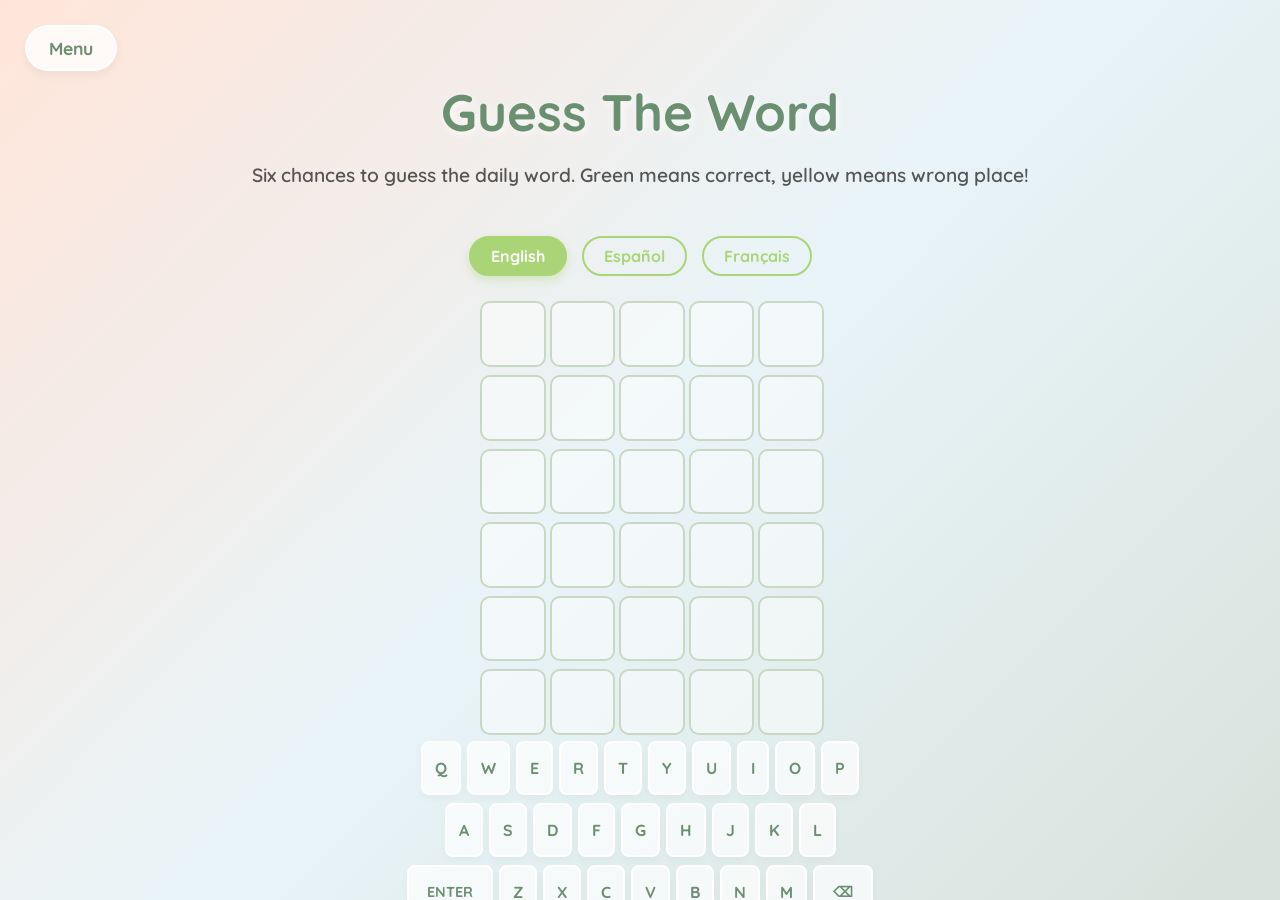
<file: guess.html>
<!DOCTYPE html>
<html lang="en">
<head>
    <meta charset="UTF-8">
    <meta name="viewport" content="width=device-width, initial-scale=1.0">
    <title>Guess The Word</title>
    <link href="https://fonts.googleapis.com/css2?family=Quicksand:wght@400;600;700&display=swap" rel="stylesheet">
    <link rel="icon" href="data:,">
    <link rel="stylesheet" href="styles.css">
</head>
<body>
    <button id="menu-btn">Menu</button>
    <nav id="sidebar">
        <h2>Explore</h2>
        <a href="index.html">Home</a>
        <a href="guess.html">Guess The Word</a>
        <a href="names.html">History Of Names</a>
        <a href="connect.html">Country Connect</a>
        <a href="word-connect.html">Word Connect</a>
    </nav>

    <div class="page-container">
        <header class="static-header">
            <h1>Guess The Word</h1>
            <p>Six chances to guess the daily word. Green means correct, yellow means wrong place!</p>
        </header>

        <div class="lang-selector">
            <button class="lang-btn active" data-file="english">English</button>
            <button class="lang-btn" data-file="spanish">Español</button>
            <button class="lang-btn" data-file="french">Français</button>
        </div>

        <div id="game-board">
            </div>

        <div id="game-message" class="hidden"></div>

        <div id="keyboard-container">
            <div class="keyboard-row">
                <button class="key" data-key="q">Q</button>
                <button class="key" data-key="w">W</button>
                <button class="key" data-key="e">E</button>
                <button class="key" data-key="r">R</button>
                <button class="key" data-key="t">T</button>
                <button class="key" data-key="y">Y</button>
                <button class="key" data-key="u">U</button>
                <button class="key" data-key="i">I</button>
                <button class="key" data-key="o">O</button>
                <button class="key" data-key="p">P</button>
            </div>
            <div class="keyboard-row">
                <button class="key" data-key="a">A</button>
                <button class="key" data-key="s">S</button>
                <button class="key" data-key="d">D</button>
                <button class="key" data-key="f">F</button>
                <button class="key" data-key="g">G</button>
                <button class="key" data-key="h">H</button>
                <button class="key" data-key="j">J</button>
                <button class="key" data-key="k">K</button>
                <button class="key" data-key="l">L</button>
            </div>
            <div class="keyboard-row">
                <button class="key wide-key" data-key="Enter">ENTER</button>
                <button class="key" data-key="z">Z</button>
                <button class="key" data-key="x">X</button>
                <button class="key" data-key="c">C</button>
                <button class="key" data-key="v">V</button>
                <button class="key" data-key="b">B</button>
                <button class="key" data-key="n">N</button>
                <button class="key" data-key="m">M</button>
                <button class="key wide-key" data-key="Backspace">⌫</button>
            </div>
        </div>

        <footer class="global-footer">
            <p>Powered by the Google Gemini API</p>
        </footer>

    </div>

    <script src="guess.js"></script>
</body>
</html>
</file>
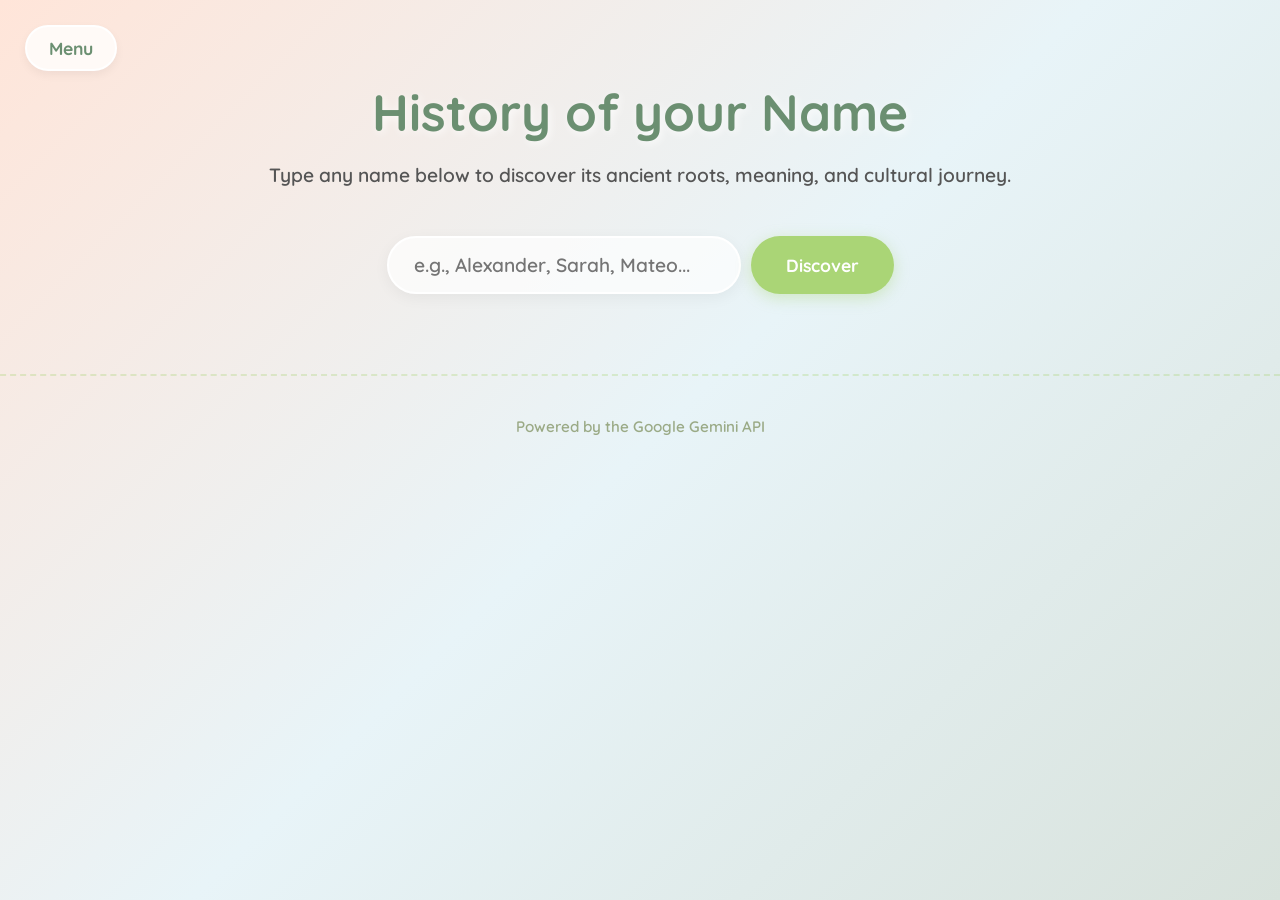
<file: names.html>
<!DOCTYPE html>
<html lang="en">
<head>
    <meta charset="UTF-8">
    <meta name="viewport" content="width=device-width, initial-scale=1.0">
    <title>History of Names</title>
    <link href="https://fonts.googleapis.com/css2?family=Quicksand:wght@400;600;700&display=swap" rel="stylesheet">
    <link rel="icon" href="data:,">
    <link rel="stylesheet" href="styles.css">
</head>
<body>
    <button id="menu-btn">Menu</button>
<nav id="sidebar">
        <h2>Explore</h2>
        <a href="index.html">Home</a>
        <a href="guess.html">Guess The Word</a> <a href="names.html">History Of Names</a>
        <a href="connect.html">Country Connect</a>
        <a href="word-connect.html">Word Connect</a>
    </nav>

    <div class="page-container">
        <header class="static-header">
            <h1>History of your Name</h1>
            <p>Type any name below to discover its ancient roots, meaning, and cultural journey.</p>
        </header>

        <div class="search-box">
            <input type="text" id="name-input" placeholder="e.g., Alexander, Sarah, Mateo..." autocomplete="off">
            <button id="search-btn">Discover</button>
        </div>

        <div id="results-card" class="hidden">
            <h2 id="result-title"></h2>
            <div id="history-content"></div>
        </div>

        <footer class="global-footer">
            <p>Powered by the Google Gemini API</p>
        </footer>

    </div> <script src="names.js"></script>
</body>
</html>
</file>
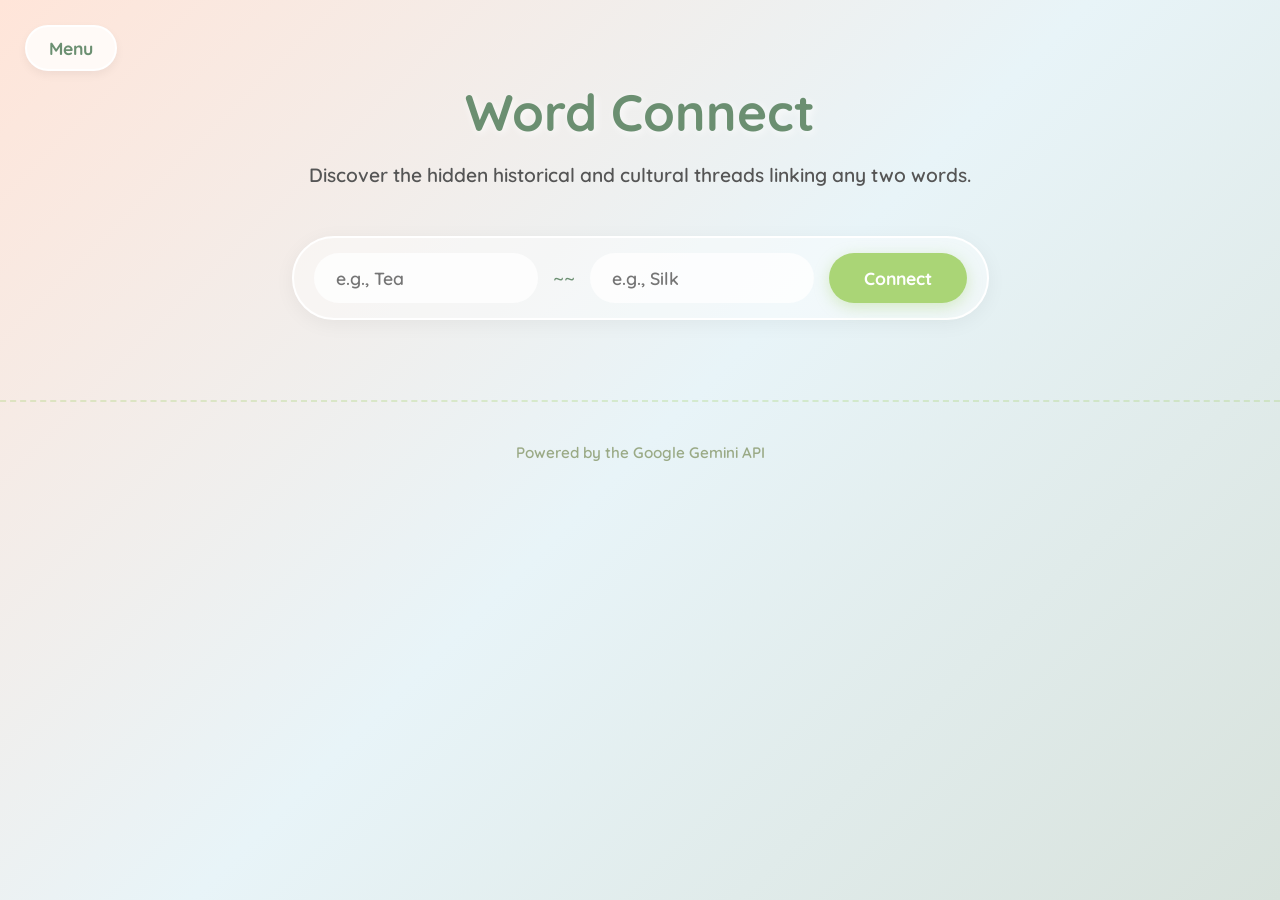
<file: word-connect.html>
<!DOCTYPE html>
<html lang="en">
<head>
    <meta charset="UTF-8">
    <meta name="viewport" content="width=device-width, initial-scale=1.0">
    <title>Word Connect</title>
    <link href="https://fonts.googleapis.com/css2?family=Quicksand:wght@400;600;700&display=swap" rel="stylesheet">
    <link rel="icon" href="data:,">
    <link rel="stylesheet" href="styles.css">
</head>
<body>
    <button id="menu-btn">Menu</button>
    <nav id="sidebar">
        <h2>Explore</h2>
        <a href="index.html">Home</a>
        <a href="guess.html">Guess The Word</a> <a href="names.html">History Of Names</a>
        <a href="connect.html">Country Connect</a>
        <a href="word-connect.html">Word Connect</a>
    </nav>

    <div class="page-container">
        <header class="static-header">
            <h1>Word Connect</h1>
            <p>Discover the hidden historical and cultural threads linking any two words.</p>
        </header>

        <div class="dual-search-box">
            <input type="text" id="word1-input" placeholder="e.g., Tea" autocomplete="off">
            <span class="link-icon">~~</span>
            <input type="text" id="word2-input" placeholder="e.g., Silk" autocomplete="off">
            <button id="search-btn">Connect</button>
        </div>

        <div id="results-card" class="hidden">
            <h2 id="result-title"></h2>
            <div id="connection-story"></div>
        </div>

        <footer class="global-footer">
            <p>Powered by the Google Gemini API</p>
        </footer>

    </div> <script src="word-connect.js"></script>
</body>
</html>
</file>
<file: styles.css>
::selection {
    background-color: #aad576;
    color: white;
}

::-moz-selection {
    background-color: #aad576;
    color: white;
}

*:focus-visible {
    outline: 3px dashed #6b8f71 !important;
    outline-offset: 4px !important;
    transition: outline-offset 0.2s ease;
}

button:focus, input:focus, a:focus {
    outline: none;
}

body {
    font-family: 'Quicksand', sans-serif; 
    background: linear-gradient(135deg, #ffe5d9 0%, #e8f4f8 50%, #d8e2dc 100%);
    margin: 0;
    height: 100vh;
    overflow: hidden; 
}

header {
    position: absolute;
    top: 0;
    width: 100%;
    text-align: center;
    padding: 25px 0;
    z-index: 50; 
    background: linear-gradient(to bottom, rgba(255,255,255,0.6), transparent);
    pointer-events: none;
}

header h1 {
    margin: 0 0 15px 0;
    font-size: 3.2rem;
    color: #6b8f71; 
    text-shadow: 2px 2px 8px rgba(255,255,255,0.8);
    font-weight: 700;
}

/* canopy generation button */
#generate-btn {
    pointer-events: auto;
    padding: 12px 35px;
    font-family: 'Quicksand', sans-serif;
    font-weight: 700;
    font-size: 1.1rem;
    color: white;
    background-color: #aad576; 
    border: none;
    border-radius: 50px;
    cursor: pointer;
    box-shadow: 0 6px 15px rgba(170, 213, 118, 0.4);
    transition: all 0.3s ease;
}

#generate-btn:hover {
    background-color: #93c45a;
    transform: translateY(-3px) scale(1.05); 
    box-shadow: 0 8px 20px rgba(147, 196, 90, 0.5);
}

/* canopy background workspace */
#mindmap-area {
    width: 100%;
    height: calc(100vh - 300px) !important; 
    min-height: 450px !important;
    position: relative;
    overflow: hidden;
    margin-top: 20px;
    margin-bottom: 40px;
    border-radius: 15px;
}

/* floating leaves */
.word-node {
    position: absolute; 
    color: white;
    padding: 12px 26px; 
    border-radius: 40px 0px; 
    cursor: pointer;
    font-weight: 600;
    font-size: 1.1rem;
    user-select: none;
    box-shadow: 2px 10px 20px rgba(0,0,0,0.1); 
    transition: filter 0.3s, transform 0.2s;
    z-index: 10;
}

.word-node:hover {
    filter: brightness(1.1) drop-shadow(0 0 15px rgba(255,255,255,0.7)); 
    z-index: 100; 
}

@keyframes growLeaf {
    0% { transform: scale(0) translateY(30px); opacity: 0; }
    100% { transform: scale(1) translateY(0); opacity: 1; }
}

@keyframes sway {
    0% { transform: rotate(var(--base-rot)) translate(0, 0); }
    50% { transform: rotate(calc(var(--base-rot) + 5deg)) translate(-4px, -6px); }
    100% { transform: rotate(var(--base-rot)) translate(0, 0); }
}

/* navigation bar controller */
#menu-btn {
    position: absolute;
    top: 25px;
    left: 25px;
    z-index: 200; 
    padding: 10px 22px;
    font-family: 'Quicksand', sans-serif;
    font-weight: 700;
    font-size: 1.1rem;
    background-color: #fffaf7;
    color: #6b8f71;
    border: 2px solid white;
    border-radius: 30px;
    cursor: pointer;
    box-shadow: 0 4px 10px rgba(0,0,0,0.05);
    transition: all 0.2s ease;
}

#menu-btn:hover {
    background-color: #ffe5d9; 
    color: #555;
    transform: translateY(-2px);
}

/* tracking flyout menu */
#sidebar {
    position: fixed;
    top: 0;
    left: -320px; 
    width: 260px;
    height: 100vh;
    background: rgba(255, 255, 255, 0.6); 
    backdrop-filter: blur(12px);
    border-right: 2px solid rgba(255,255,255,0.7);
    border-radius: 0 30px 30px 0; 
    box-shadow: 5px 0 25px rgba(0,0,0,0.05);
    z-index: 150;
    transition: left 0.5s cubic-bezier(0.175, 0.885, 0.32, 1.275);
    display: flex;
    flex-direction: column;
    padding-top: 90px; 
}

#sidebar.open {
    left: 0; 
}

#sidebar h2 {
    text-align: center;
    color: #6b8f71;
    font-size: 1.8rem;
    margin-bottom: 20px;
}

#sidebar a {
    text-decoration: none;
    color: #777;
    font-weight: 700;
    font-size: 1.2rem;
    padding: 15px 30px;
    margin: 5px 15px;
    border-radius: 20px;
    transition: all 0.2s ease;
}

#sidebar a:hover {
    background-color: #aad576;
    color: white;
    transform: translateX(8px); 
}

/* center dictionary overlay */
#word-modal {
    position: fixed;
    top: 0;
    left: 0;
    width: 100%;
    height: 100%;
    background-color: rgba(255, 255, 255, 0.5);
    backdrop-filter: blur(5px);
    display: flex;
    justify-content: center;
    align-items: center;
    z-index: 1000;
}

.modal-content {
    background-color: #fffaf7; 
    padding: 35px;
    border-radius: 24px;
    width: 60%;
    max-width: 550px;
    position: relative;
    box-shadow: 0 15px 40px rgba(0,0,0,0.1);
    border: 2px solid #fff;
}

#close-btn {
    position: absolute;
    top: 15px;
    right: 25px;
    font-size: 32px;
    cursor: pointer;
    color: #c4c4c4;
    transition: color 0.2s;
}

#close-btn:hover {
    color: #ff9b85; 
}

#modal-title {
    margin-top: 0;
    color: #6b8f71;
    font-size: 2.2rem;
    font-weight: 700;
}

#modal-history {
    max-height: 55vh;     
    overflow-y: auto;     
    margin-top: 15px;     
    padding-right: 15px;  
    line-height: 1.7;  
    font-size: 1.1rem;
    color: #555;   
}

.hidden {
    display: none !important;
}

#modal-history::-webkit-scrollbar { width: 8px; }
#modal-history::-webkit-scrollbar-track { background: #f1f1f1; border-radius: 10px; }
#modal-history::-webkit-scrollbar-thumb { background: #aad576; border-radius: 10px; }
#modal-history p { margin-top: 0; margin-bottom: 15px; font-size: 1.2rem; }
#modal-history em { color: #93c45a; font-weight: 700; font-style: normal; }
#modal-history ul { padding-left: 20px; margin: 0; }
#modal-history li { margin-bottom: 12px; line-height: 1.6; }

/* dynamic application block */
.page-container {
    display: flex;
    flex-direction: column;
    align-items: center;
    padding-top: 80px;
    padding-bottom: 60px;
    height: 100vh;
    box-sizing: border-box;
    overflow-y: auto; 
}

.page-container::-webkit-scrollbar {
    width: 10px;
}
.page-container::-webkit-scrollbar-track {
    background: transparent; 
}
.page-container::-webkit-scrollbar-thumb {
    background: #aad576; 
    border-radius: 10px;
    border: 2px solid #fffaf7;
}

.static-header {
    position: relative;
    background: none;
    padding: 0;
    margin-bottom: 30px;
}

.static-header p {
    color: #555;
    font-size: 1.2rem;
    font-weight: 600;
}

.search-box {
    display: flex;
    gap: 10px;
    margin-bottom: 40px;
    z-index: 10;
}

#name-input {
    padding: 15px 25px;
    font-family: 'Quicksand', sans-serif;
    font-size: 1.2rem;
    font-weight: 600;
    border: 2px solid white;
    border-radius: 50px;
    width: 300px;
    background-color: rgba(255, 255, 255, 0.7);
    color: #555;
    outline: none;
    box-shadow: 0 4px 15px rgba(0,0,0,0.05);
    transition: all 0.3s ease;
}

#name-input:focus {
    background-color: white;
    box-shadow: 0 6px 20px rgba(170, 213, 118, 0.3);
    border-color: #aad576;
}

#results-card {
    background-color: #fffaf7;
    padding: 40px;
    border-radius: 24px;
    width: 60%;
    max-width: 600px;
    box-shadow: 0 15px 40px rgba(0,0,0,0.1);
    border: 2px solid white;
    z-index: 10;
    transition: all 0.4s ease;
}

#result-title {
    color: #6b8f71;
    font-size: 2.5rem;
    margin-top: 0;
    text-transform: capitalize;
}

#result-history {
    line-height: 1.7;
    font-size: 1.1rem;
    color: #555;
}

#result-history ul {
    padding-left: 20px;
}

#result-history li {
    margin-bottom: 12px;
}

/* form submission button */
#search-btn {
    padding: 14px 35px;
    font-family: 'Quicksand', sans-serif;
    font-weight: 700;
    font-size: 1.1rem;
    color: white;
    background-color: #aad576;
    border: none;
    border-radius: 50px;
    cursor: pointer;
    box-shadow: 0 4px 15px rgba(170, 213, 118, 0.4);
    transition: all 0.3s ease;
}

#search-btn:hover {
    background-color: #93c45a;
    transform: translateY(-3px) scale(1.02); 
    box-shadow: 0 8px 20px rgba(147, 196, 90, 0.5);
}

#search-btn:active {
    transform: translateY(1px);
    box-shadow: 0 2px 10px rgba(147, 196, 90, 0.4);
}

/* maps toggle container */
.map-controls {
    display: flex;
    justify-content: flex-end;
    margin-top: 20px;
    margin-bottom: -20px; 
    position: relative;
    z-index: 1000;
}

#toggle-map-btn {
    padding: 8px 20px;
    font-family: 'Quicksand', sans-serif;
    font-weight: 700;
    font-size: 0.9rem;
    color: #6b8f71;
    background-color: white;
    border: 2px solid #aad576;
    border-radius: 20px;
    cursor: pointer;
    transition: all 0.2s ease;
}

#toggle-map-btn:hover {
    background-color: #aad576;
    color: white;
}

/* leaflet overlays */
.leaflet-popup-content-wrapper {
    font-family: 'Quicksand', sans-serif;
    border-radius: 12px;
    padding: 5px;
}
.leaflet-popup-content b {
    color: #6b8f71;
}

.custom-map-label {
    font-family: 'Quicksand', sans-serif;
    color: #4a5d23;
    font-size: 1.2rem;
    font-weight: 800;
    text-align: center;
    white-space: nowrap;
    text-shadow: 2px 2px 0 #fff, -2px -2px 0 #fff, 2px -2px 0 #fff, -2px 2px 0 #fff; 
}

/* threejs rendering layer */
#globe-map {
    background-color: #e8f4f8; 
}

/* globe info overlays */
.scene-tooltip {
    background-color: rgba(255, 255, 255, 0.95) !important;
    color: #6b8f71 !important;
    font-family: 'Quicksand', sans-serif !important;
    font-size: 1.1rem !important;
    font-weight: 700 !important;
    padding: 12px 18px !important;
    border-radius: 12px !important;
    border: 2px solid #aad576 !important;
    box-shadow: 0 8px 20px rgba(0,0,0,0.15) !important;
    pointer-events: none;
}

/* reduced motion overrides */
@media (prefers-reduced-motion: reduce) {
    *, ::before, ::after {
        animation-delay: -1ms !important;
        animation-duration: 1ms !important;
        animation-iteration-count: 1 !important;
        background-attachment: initial !important;
        scroll-behavior: auto !important;
        transition-duration: 0s !important;
        transition-delay: 0s !important;
    }
}

/* word connect panel */
.dual-search-box {
    display: flex;
    align-items: center;
    gap: 15px;
    margin-bottom: 40px;
    z-index: 10;
    background: rgba(255, 255, 255, 0.4);
    padding: 15px 20px;
    border-radius: 50px;
    box-shadow: 0 4px 20px rgba(0,0,0,0.05);
    border: 2px solid white;
}

.dual-search-box input {
    padding: 12px 20px;
    font-family: 'Quicksand', sans-serif;
    font-size: 1.1rem;
    font-weight: 600;
    border: 2px solid transparent;
    border-radius: 30px;
    width: 180px;
    background-color: rgba(255, 255, 255, 0.8);
    color: #555;
    outline: none;
    transition: all 0.3s ease;
}

.dual-search-box input:focus {
    background-color: white;
    border-color: #aad576;
    box-shadow: 0 0 10px rgba(170, 213, 118, 0.3);
}

.link-icon {
    font-size: 1.5rem;
    color: #6b8f71;
}

/* connection path output */
#connection-story {
    line-height: 1.8;
    font-size: 1.15rem;
    color: #555;
}

#connection-story h3 {
    color: #93c45a;
    margin-top: 25px;
    margin-bottom: 10px;
    font-size: 1.3rem;
}

#connection-story p {
    font-size: 1.2rem;
    font-weight: 600;
    margin-bottom: 25px;
}

#connection-story ul {
    padding-left: 20px;
    margin-top: 5px;
}

#connection-story li {
    margin-bottom: 12px;
    font-size: 1.1rem;
    line-height: 1.6;
    color: #555;
}

/* game wordle options */
.lang-selector {
    display: flex;
    justify-content: center;
    gap: 15px;
    margin-bottom: 25px;
}

.lang-btn {
    padding: 8px 20px;
    font-family: 'Quicksand', sans-serif;
    font-weight: 700;
    font-size: 1rem;
    color: #aad576;
    background-color: transparent;
    border: 2px solid #aad576;
    border-radius: 20px;
    cursor: pointer;
    transition: all 0.2s ease;
}

.lang-btn:hover { background-color: rgba(170, 213, 118, 0.2); }
.lang-btn.active { background-color: #aad576; color: white; box-shadow: 0 4px 10px rgba(170, 213, 118, 0.4); }

/* game wordle workspace */
#game-board {
    display: grid;
    grid-template-rows: repeat(6, 1fr);
    grid-template-columns: repeat(5, 1fr);
    gap: 8px;
    width: 320px;
    margin: 0 auto 30px auto;
}

.tile {
    width: 100%;
    aspect-ratio: 1; 
    border: 2px solid #c9d8c5;
    border-radius: 10px;
    display: flex;
    justify-content: center;
    align-items: center;
    font-size: 2rem;
    font-weight: 700;
    text-transform: uppercase;
    color: #4a5d23;
    background-color: rgba(255, 255, 255, 0.5);
    transition: all 0.3s ease;
}

.tile.correct { background-color: #aad576; border-color: #aad576; color: white; }
.tile.present { background-color: #ffd166; border-color: #ffd166; color: white; }
.tile.absent { background-color: #aebdb5; border-color: #aebdb5; color: white; }

/* game input matrix */
#keyboard-container {
    display: flex;
    flex-direction: column;
    align-items: center;
    gap: 8px;
    margin-bottom: 20px;
}

.keyboard-row { display: flex; gap: 6px; }

.key {
    background-color: rgba(255, 255, 255, 0.7);
    border: 2px solid white;
    border-radius: 8px;
    font-family: 'Quicksand', sans-serif;
    font-weight: 700;
    font-size: 1rem;
    color: #6b8f71;
    padding: 15px 12px;
    cursor: pointer;
    text-transform: uppercase;
    transition: all 0.2s ease;
    box-shadow: 0 4px 10px rgba(0,0,0,0.03);
}

.key.wide-key { padding: 15px 18px; font-size: 0.9rem; }
.key:hover { background-color: #aad576; color: white; }

.key.correct { background-color: #aad576; color: white; border-color: #aad576; }
.key.present { background-color: #ffd166; color: white; border-color: #ffd166; }
.key.absent { background-color: #aebdb5; color: white; border-color: #aebdb5; }

/* game banner alert */
#game-message {
    background-color: #4a5d23;
    color: white;
    padding: 12px 25px;
    border-radius: 8px;
    font-weight: 700;
    text-align: center;
    margin: -15px auto 20px auto;
    width: max-content;
    box-shadow: 0 4px 15px rgba(0,0,0,0.1);
}

/* master footer banner */
.global-footer {
    text-align: center;
    padding: 25px 20px;
    margin-top: 40px;
    font-family: 'Quicksand', sans-serif;
    font-size: 0.95rem;
    font-weight: 600;
    color: #87986a;
    border-top: 2px dashed rgba(170, 213, 118, 0.4);
    width: 100%;
    opacity: 0.8;
}

/* interface dynamics */
@keyframes popIn {
    0% { transform: scale(0.8); opacity: 0; }
    40% { transform: scale(1.1); }
    100% { transform: scale(1); opacity: 1; border-color: #87986a; }
}
.tile.pop {
    animation: popIn 0.15s ease-out forwards;
}

@keyframes shakeRow {
    0%, 100% { transform: translateX(0); }
    10%, 30%, 50%, 70%, 90% { transform: translateX(-5px); }
    20%, 40%, 60%, 80% { transform: translateX(5px); }
}
.tile.shake {
    animation: shakeRow 0.4s ease-in-out;
    border-color: #ff9a9e !important;
}

@keyframes flipTile {
    0% { transform: rotateX(-90deg); opacity: 0; }
    100% { transform: rotateX(0); opacity: 1; }
}
.tile.flip {
    animation: flipTile 0.5s ease-out forwards;
}

/* layout grouping system */
#search-container {
    display: flex;
    justify-content: center;
    align-items: center;
    gap: 15px;
    margin-bottom: 30px;
    z-index: 10;
    background: rgba(255, 255, 255, 0.4);
    padding: 15px 20px;
    border-radius: 50px;
    box-shadow: 0 4px 20px rgba(0,0,0,0.05);
    border: 2px solid white;
    width: fit-content;
    margin-left: auto;
    margin-right: auto;
}

#search-container input {
    padding: 12px 20px;
    font-family: 'Quicksand', sans-serif;
    font-size: 1.1rem;
    font-weight: 600;
    border: 2px solid transparent;
    border-radius: 30px;
    width: 320px;
    background-color: rgba(255, 255, 255, 0.8);
    color: #555;
    outline: none;
    transition: all 0.3s ease;
}

#search-container input:focus {
    background-color: white;
    border-color: #aad576;
    box-shadow: 0 0 10px rgba(170, 213, 118, 0.3);
}

/* persistent map module */
#map-container {
    width: 100% !important;
    height: 520px !important;
    min-height: 520px !important;
    position: relative !important;
    margin-top: 25px;
    border-radius: 15px;
    overflow: hidden;
    box-shadow: 0 8px 25px rgba(0,0,0,0.08);
    background-color: #f4f7f6;
}

#map, #globe-map {
    width: 100% !important;
    height: 520px !important;
    min-height: 520px !important;
    position: absolute !important;
    top: 0;
    left: 0;
    transition: opacity 0.4s ease-in-out, z-index 0.4s;
}

.map-invisible {
    opacity: 0 !important;
    pointer-events: none !important;
    z-index: -100 !important;
}

#map:not(.map-invisible) {
    opacity: 1 !important;
    z-index: 10 !important;
}

#globe-map:not(.map-invisible) {
    opacity: 1 !important;
    z-index: 20 !important;
}

/* text rendering layer */
#history-content p, 
#history-content ul, 
#history-content li {
    color: #566b5e;
    font-weight: 500;
    line-height: 1.6;
}

#history-content li {
    margin-bottom: 8px;
}

#history-content h3 {
    color: #235d32;
    margin-top: 25px;
    margin-bottom: 10px;
    font-weight: 700;
}

#history-content em {
    color: #87986a;
}

/* dynamic history list */
.timeline {
    list-style-type: none;
    padding: 10px 0;
    color: #5b6b56;
}

.timeline li {
    margin-bottom: 15px;
    padding-left: 15px;
    border-left: 3px solid #aad576;
}

.timeline .lang {
    font-weight: 700;
    color: #4a5d23;
}

.timeline .old-word {
    font-style: italic;
    font-weight: 600;
    color: #87986a;
}
</file>
